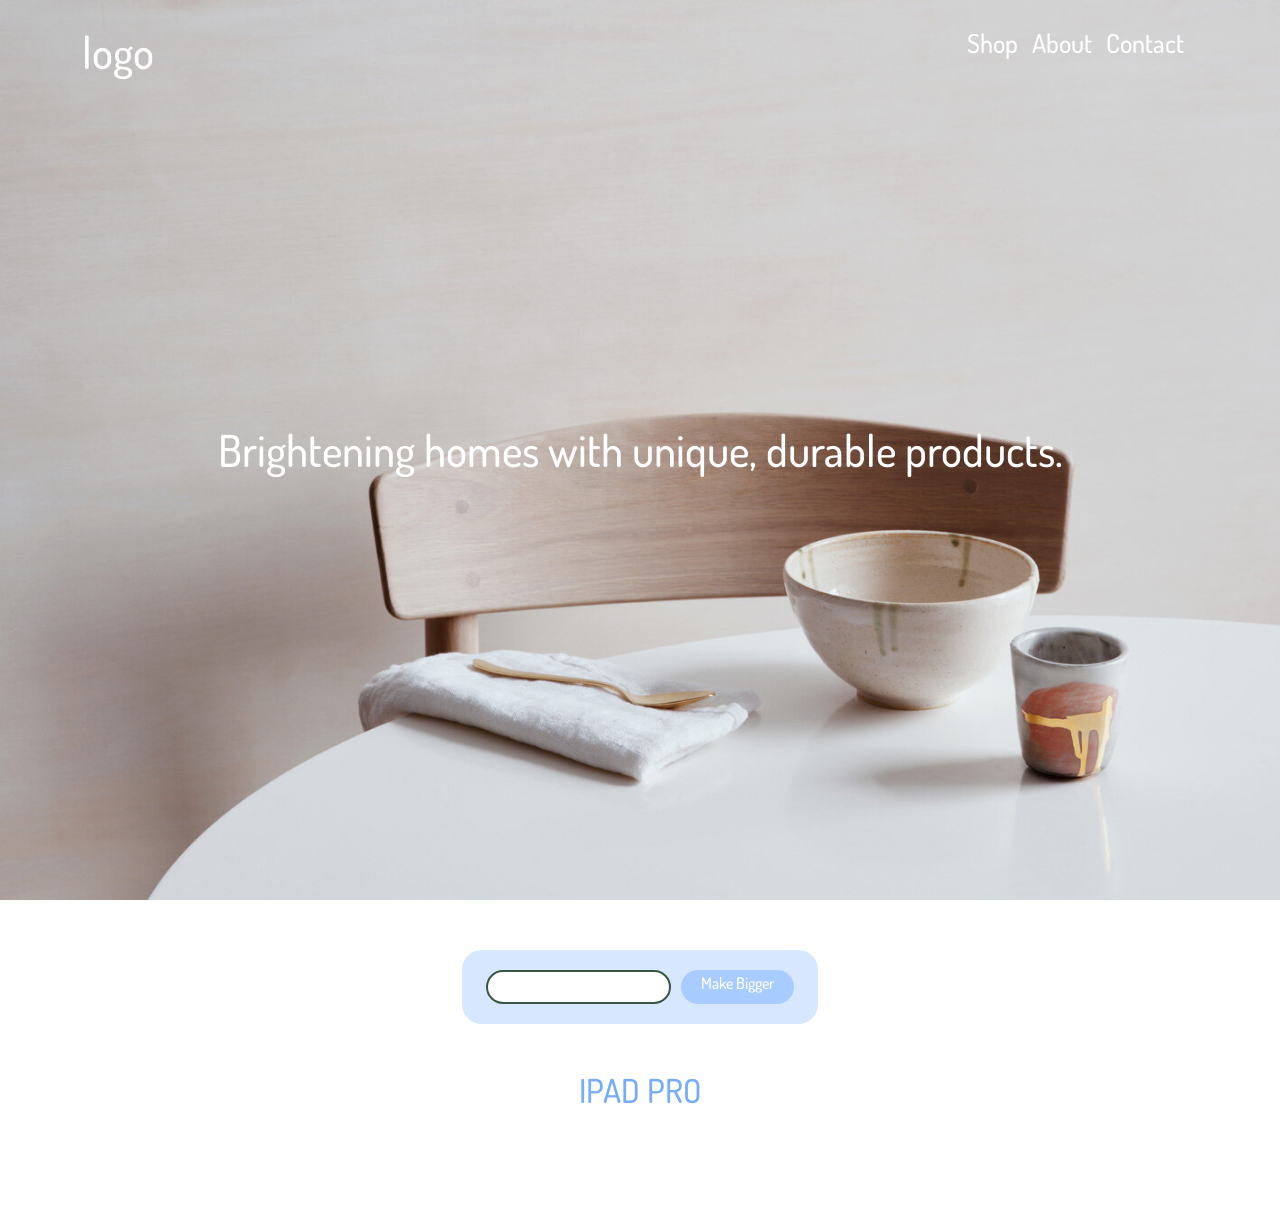
<file: shop.html>
<!DOCTYPE html>
<html lang="en">

<head>
    <meta charset="UTF-8">
    <meta http-equiv="X-UA-Compatible" content="IE=edge">
    <meta name="viewport" content="width=device-width, initial-scale=1.0">
    <script src="https://cdnjs.cloudflare.com/ajax/libs/jquery/3.6.0/jquery.min.js" defer></script>
    <script src="app.js" defer></script>
    <link rel="preconnect" href="https://fonts.gstatic.com">
    <link href="https://fonts.googleapis.com/css2?family=Dosis:wght@500&display=swap" rel="stylesheet">
    <link href="https://cdn.jsdelivr.net/npm/bootstrap@5.0.1/dist/css/bootstrap.min.css" rel="stylesheet">
    <link rel="stylesheet" href="reset.css">
    <link rel="stylesheet" href="style.css">
    <title>Emin</title>
</head>

<body>
    <section id="menu">
        <div class="container">
            <div class="row">
                <div class="col-6 ">
                    <h1><a href="index.html">logo</a></h1>
                </div>
                <div class="col-6">
                    <ul class="d-flex justify-content-end">
                        <li>
                            <h4><a href="shop.html">Shop</a></h4>
                        </li>
                        <li>
                            <h4>About</h4>
                        </li>
                        <li>
                            <h4>Contact</h4>
                        </li>
                    </ul>
                </div>
            </div>
        </div>
    </section>

    <section id="header">
        <div class="container">
            <div class="row">
                <div class="col-12">
                    <h1>Brightening homes with unique, durable products.</h1>
                </div>
            </div>
        </div>
    </section> 

    <section id="shop">
        <div class="container">
            <div class="row">
                <div class="col-md-4 mx-auto">
                    <div class="box">
                        <input type="text" id="anw">
                        <div id="big">Make Bigger</div>
                    </div>
                </div>
            </div>
        </div>
    </section>


    <section id="ipad" >
        <div class="container">
            <div class="row">
                <div class="col-md-4 mx-auto">
                    <h1>IPAD PRO</h1>
                </div>
            </div>
        </div>
    </section>


</body>

</html>
</file>
<file: style.css>
body {
  font-family: "Dosis", sans-serif;
  font-weight: 500;
}
body h2 {
  font-weight: 500;
  font-size: 30px;
}
body input, body .btn {
  border: 2px solid #3a5543;
}

#menu {
  position: absolute;
  top: 30px;
  left: 0;
  right: 0;
  color: white;
}
#menu h1 {
  font-size: 44px;
}
#menu h4 {
  font-size: 26px;
  margin-right: 14px;
}

#header {
  height: 100vh;
  display: flex;
  align-items: center;
  background-image: url("./bg.jpeg");
  background-size: cover;
  background-position: center;
}
#header h1 {
  font-size: 44px;
  color: white;
  text-align: center;
}

#whyUs {
  margin-top: 50px;
  color: #965A32;
}
#whyUs .box {
  text-align: center;
  border-radius: 20px;
  background-color: #E6DAD3;
  padding: 15px;
  margin: 20px 0;
}
#whyUs .box img {
  border-radius: 100%;
}
#whyUs .box h1, #whyUs .box h4, #whyUs .box .infobox {
  margin-top: 25px;
}
#whyUs .box h4 {
  line-height: 25px;
  overflow: auto;
  max-height: 126px;
}
#whyUs .box h4::-webkit-scrollbar {
  display: none;
}
#whyUs .box .infobox {
  display: flex;
  justify-content: center;
}
#whyUs .box .infobox .lbtn, #whyUs .box .infobox .dbtn {
  padding: 10px;
  border-radius: 20px;
  background-color: #d1b8aa;
  margin: 10px;
  cursor: pointer;
}

#jsDom {
  margin: 100px 0;
}
#jsDom .chat {
  border-radius: 20px;
  background-color: #e8edff;
  width: 100%;
  padding: 25px;
  margin: 20px 0;
}
#jsDom .message {
  height: 400px;
  padding: 10px;
  border-radius: 20px;
  background-color: #f4f6ff;
  overflow: auto;
  height: 40vh;
}
#jsDom .message::-webkit-scrollbar {
  display: none;
}
#jsDom .message .end {
  text-align: end;
}
#jsDom .message .line {
  display: inline-block;
  margin-bottom: 10px;
  border-radius: 20px;
  background-color: #7991e7;
  padding: 10px;
  color: white;
  text-align: start;
  max-width: 50%;
}
#jsDom .text {
  margin-top: 20px;
  display: flex;
  justify-content: center;
}
#jsDom .text input {
  margin-right: 10PX;
}
#jsDom .text .sent {
  border-radius: 20px;
  background-color: #94a6e6;
  padding: 10px 25px;
  color: white;
  cursor: pointer;
}
#jsDom .text .sent h3 {
  cursor: pointer;
}

#weather .box {
  border-radius: 20px;
  background-color: #a1c7ff;
  width: 100%;
  padding: 25px;
  margin: 20px 0;
  text-align: center;
}
#weather .box .data h1, #weather .box .data h2 {
  color: white;
  font-size: 25px;
  margin-bottom: 20px;
}
#weather .box #btn {
  border-radius: 20px;
  background-color: #75acfc;
  padding: 10px;
  color: white;
  cursor: pointer;
  display: block;
  max-width: 200px;
  margin: 10px auto 0;
}

#shop {
  margin: 50px 0;
}
#shop .box {
  display: flex;
  justify-content: center;
  border-radius: 20px;
  background-color: #d6e7ff;
  padding: 20px;
}
#shop .box #big {
  border-radius: 20px;
  background-color: #a8ccff;
  padding: 5px 20px;
  color: white;
  margin-left: 10px;
}

#ipad {
  margin: 50px 0 100px;
}
#ipad h1 {
  font-size: 33px;
  color: #75acfc;
  text-align: center;
}
</file>
